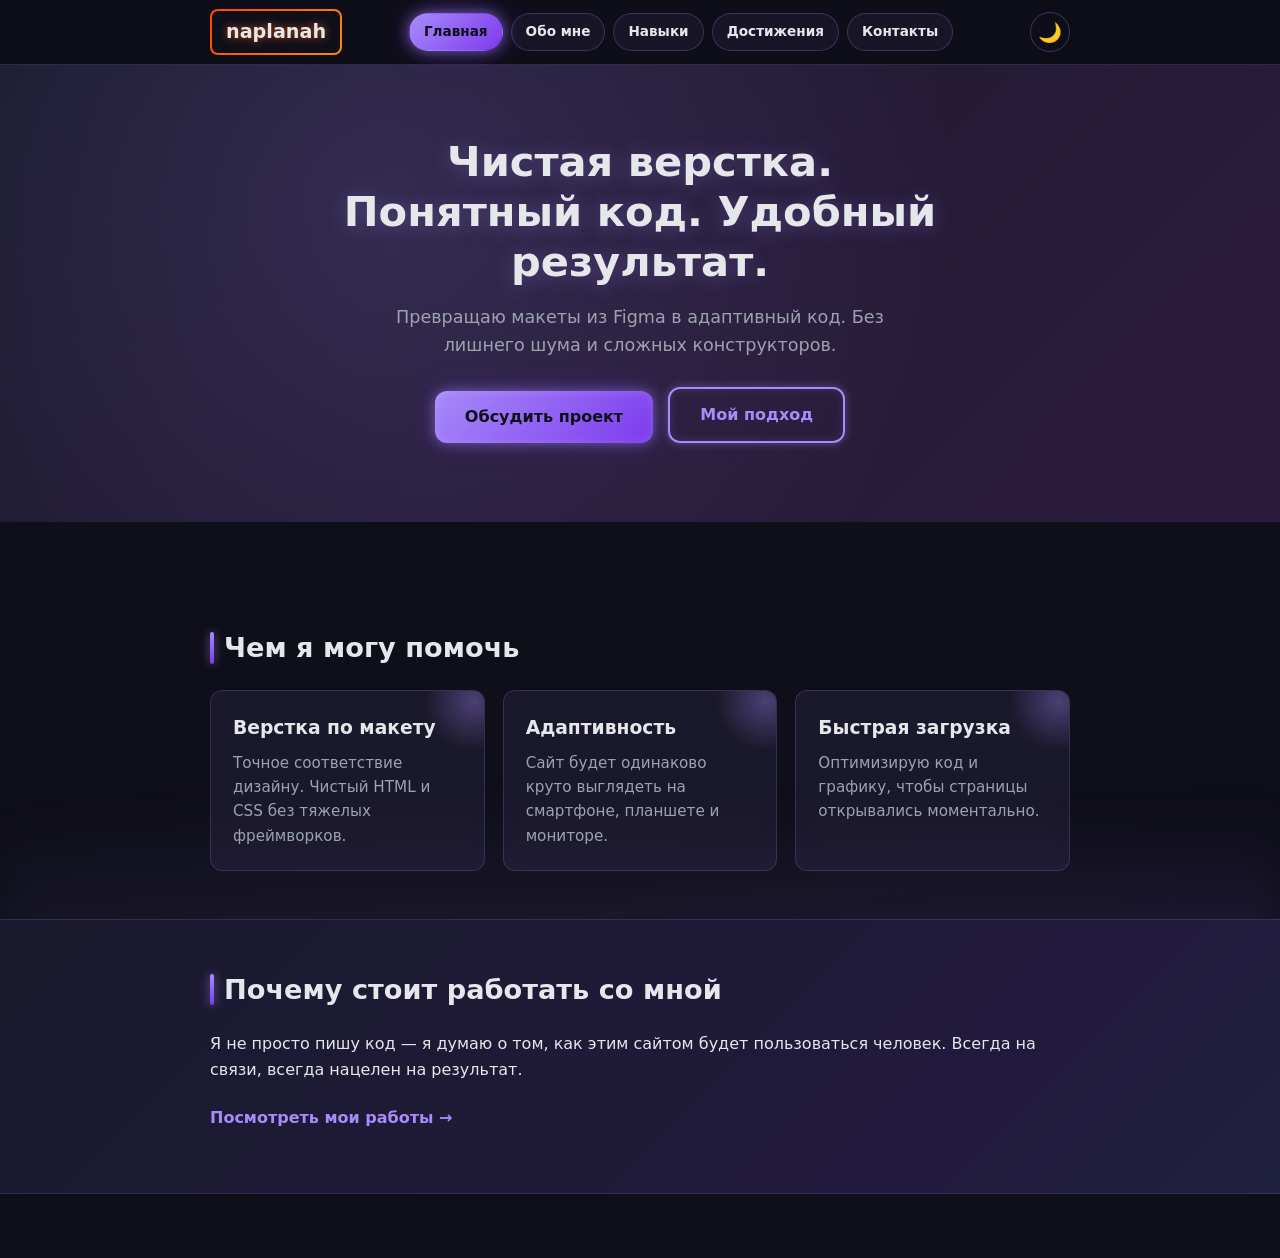
<file: index.html>
<!DOCTYPE html>
<html lang="ru">
<head>
  <meta charset="UTF-8">
  <meta name="viewport" content="width=device-width, initial-scale=1.0">
  <title>Иван | naplanah — Frontend-разработчик</title>
  <link rel="stylesheet" href="style.css">
</head>
<body>

  <header class="header">
    <div class="container header__inner">
      <a href="index.html" class="logo">naplanah</a>
      <nav class="nav">
        <a href="index.html" class="active">Главная</a>
        <a href="about.html">Обо мне</a>
        <a href="skills.html">Навыки</a>
        <a href="achievements.html">Достижения</a>
        <a href="contact.html">Контакты</a>
      </nav>
      <button class="theme-toggle" id="theme-toggle" title="Сменить тему">🌙</button>
    </div>
  </header>

  <section class="hero">
    <div class="container">
      <h1 class="hero__title">Чистая верстка.<br>Понятный код. Удобный результат.</h1>
      <p class="hero__subtitle">Превращаю макеты из Figma в адаптивный код. Без лишнего шума и сложных конструкторов.</p>
      <a href="contact.html" class="btn">Обсудить проект</a>
      <a href="about.html" class="btn btn--ghost">Мой подход</a>
    </div>
  </section>

  <main>
    <section class="section">
      <div class="container">
        <h2>Чем я могу помочь</h2>
        <div class="cards">
          <article class="card">
            <h3>Верстка по макету</h3>
            <p>Точное соответствие дизайну. Чистый HTML и CSS без тяжелых фреймворков.</p>
          </article>
          <article class="card">
            <h3>Адаптивность</h3>
            <p>Сайт будет одинаково круто выглядеть на смартфоне, планшете и мониторе.</p>
          </article>
          <article class="card">
            <h3>Быстрая загрузка</h3>
            <p>Оптимизирую код и графику, чтобы страницы открывались моментально.</p>
          </article>
        </div>
      </div>
    </section>

    <section class="section section--gray">
      <div class="container">
        <h2>Почему стоит работать со мной</h2>
        <p>Я не просто пишу код — я думаю о том, как этим сайтом будет пользоваться человек. Всегда на связи, всегда нацелен на результат.</p>
        <p><a href="achievements.html">Посмотреть мои работы →</a></p>
      </div>
    </section>
  </main>

  <script>
    const toggleBtn = document.getElementById('theme-toggle');
    const body = document.body;

    const currentTheme = localStorage.getItem('theme');
    if (currentTheme === 'light') {
      body.classList.add('light-theme');
      toggleBtn.textContent = '☀️';
    }

    toggleBtn.addEventListener('click', () => {
      body.classList.toggle('light-theme');
      if (body.classList.contains('light-theme')) {
        toggleBtn.textContent = '☀️';
        localStorage.setItem('theme', 'light');
      } else {
        toggleBtn.textContent = '🌙';
        localStorage.setItem('theme', 'dark');
      }
    });
  </script>
</body>
</html>
</file>
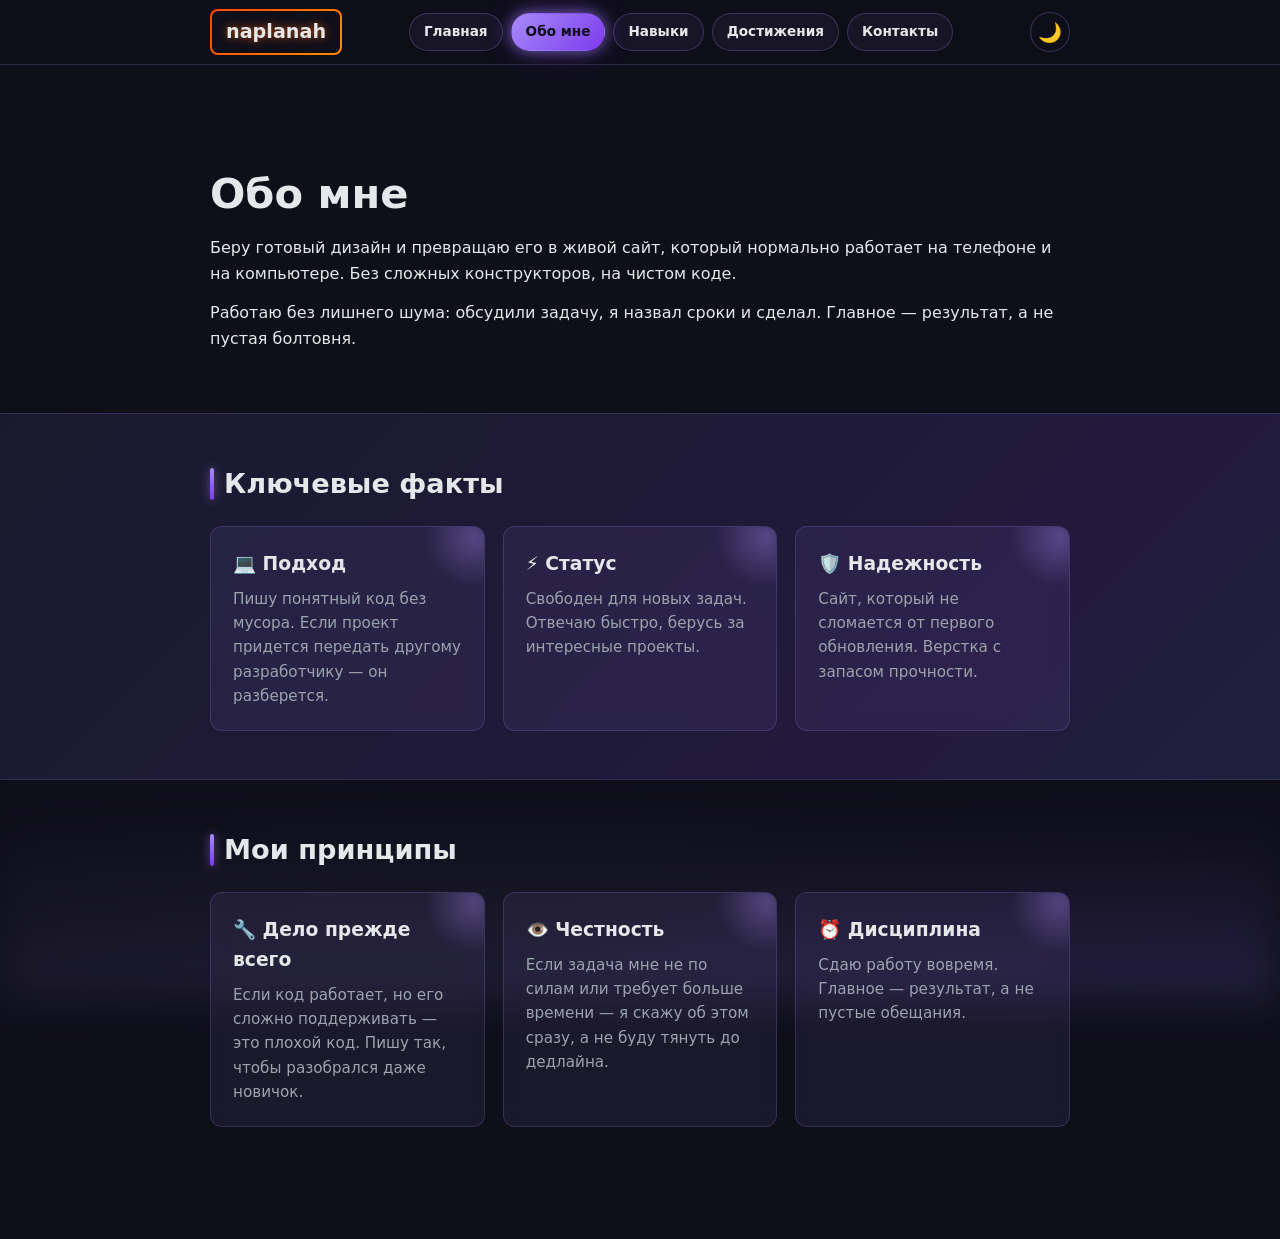
<file: about.html>
<!DOCTYPE html>
<html lang="ru">
<head>
  <meta charset="UTF-8">
  <meta name="viewport" content="width=device-width, initial-scale=1.0">
  <title>Обо мне — naplanah</title>
  <link rel="stylesheet" href="style.css">
</head>
<body>

  <header class="header">
    <div class="container header__inner">
      <a href="index.html" class="logo">naplanah</a>
      <nav class="nav">
        <a href="index.html">Главная</a>
        <a href="about.html" class="active">Обо мне</a>
        <a href="skills.html">Навыки</a>
        <a href="achievements.html">Достижения</a>
        <a href="contact.html">Контакты</a>
      </nav>
      <button class="theme-toggle" id="theme-toggle" title="Сменить тему">🌙</button>
    </div>
  </header>

  <main>
    <section class="section">
      <div class="container">
        <h1>Обо мне</h1>
        <p>Беру готовый дизайн и превращаю его в живой сайт, который нормально работает на телефоне и на компьютере. Без сложных конструкторов, на чистом коде.</p>
        <p>Работаю без лишнего шума: обсудили задачу, я назвал сроки и сделал. Главное — результат, а не пустая болтовня.</p>
      </div>
    </section>

    <section class="section section--gray">
      <div class="container">
        <h2>Ключевые факты</h2>
        <div class="cards">
          <article class="card">
            <h3>💻 Подход</h3>
            <p>Пишу понятный код без мусора. Если проект придется передать другому разработчику — он разберется.</p>
          </article>
          <article class="card">
            <h3>⚡ Статус</h3>
            <p>Свободен для новых задач. Отвечаю быстро, берусь за интересные проекты.</p>
          </article>
          <article class="card">
            <h3>🛡️ Надежность</h3>
            <p>Сайт, который не сломается от первого обновления. Верстка с запасом прочности.</p>
          </article>
        </div>
      </div>
    </section>

    <section class="section">
      <div class="container">
        <h2>Мои принципы</h2>
        <div class="cards">
          <article class="card">
            <h3>🔧 Дело прежде всего</h3>
            <p>Если код работает, но его сложно поддерживать — это плохой код. Пишу так, чтобы разобрался даже новичок.</p>
          </article>
          <article class="card">
            <h3>👁️ Честность</h3>
            <p>Если задача мне не по силам или требует больше времени — я скажу об этом сразу, а не буду тянуть до дедлайна.</p>
          </article>
          <article class="card">
            <h3>⏰ Дисциплина</h3>
            <p>Сдаю работу вовремя. Главное — результат, а не пустые обещания.</p>
          </article>
        </div>
      </div>
    </section>
  </main>

  <script>
    const toggleBtn = document.getElementById('theme-toggle');
    const body = document.body;
    const currentTheme = localStorage.getItem('theme');
    if (currentTheme === 'light') {
      body.classList.add('light-theme');
      toggleBtn.textContent = '☀️';
    }
    toggleBtn.addEventListener('click', () => {
      body.classList.toggle('light-theme');
      if (body.classList.contains('light-theme')) {
        toggleBtn.textContent = '☀️';
        localStorage.setItem('theme', 'light');
      } else {
        toggleBtn.textContent = '🌙';
        localStorage.setItem('theme', 'dark');
      }
    });
  </script>
</body>
</html>
</file>
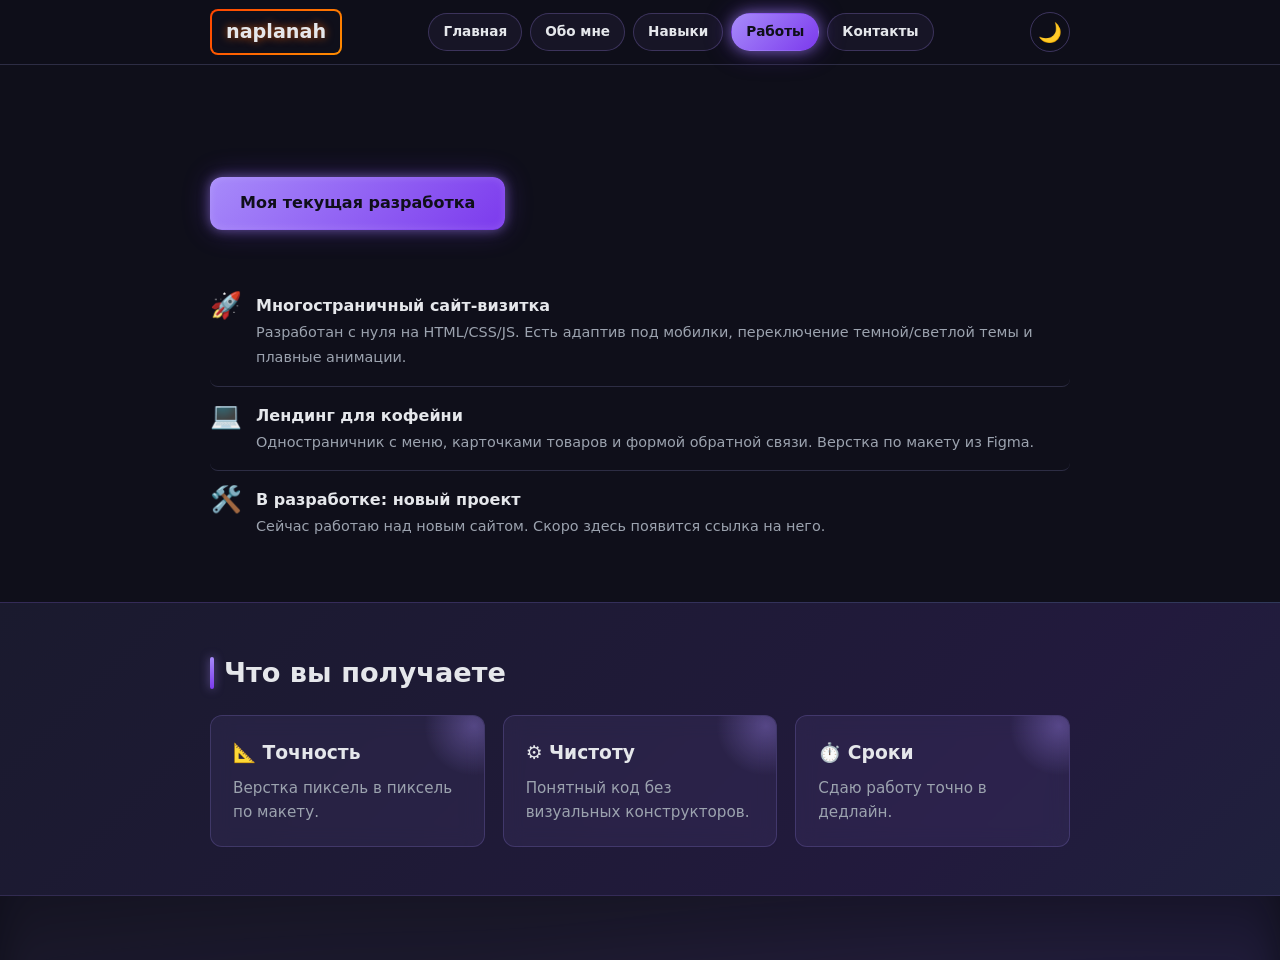
<file: achievements.html>
<!DOCTYPE html>
<html lang="ru">
<head>
  <meta charset="UTF-8">
  <meta name="viewport" content="width=device-width, initial-scale=1.0">
  <title>Мои работы — naplanah</title>
  <link rel="stylesheet" href="style.css">
</head>
<body>

  <header class="header">
    <div class="container header__inner">
      <a href="index.html" class="logo">naplanah</a>
      <nav class="nav">
        <a href="index.html">Главная</a>
        <a href="about.html">Обо мне</a>
        <a href="skills.html">Навыки</a>
        <a href="achievements.html" class="active">Работы</a>
        <a href="contact.html">Контакты</a>
      </nav>
      <button class="theme-toggle" id="theme-toggle" title="Сменить тему">🌙</button>
    </div>
  </header>

  <main>
    <section class="section">
      <div class="container">
        
        <!-- Кнопка-ссылка в самом верху -->
        <a href="#" class="btn" target="_blank" style="margin-bottom: 40px; display: inline-block;">Моя текущая разработка</a>

        <div class="trophy">
          <div class="trophy__icon">🚀</div>
          <div class="trophy__text">
            <strong>Многостраничный сайт-визитка</strong>
            <span>Разработан с нуля на HTML/CSS/JS. Есть адаптив под мобилки, переключение темной/светлой темы и плавные анимации.</span>
          </div>
        </div>

        <div class="trophy">
          <div class="trophy__icon">💻</div>
          <div class="trophy__text">
            <strong>Лендинг для кофейни</strong>
            <span>Одностраничник с меню, карточками товаров и формой обратной связи. Верстка по макету из Figma.</span>
          </div>
        </div>

        <div class="trophy" style="border-bottom: none;">
          <div class="trophy__icon">🛠️</div>
          <div class="trophy__text">
            <strong>В разработке: новый проект</strong>
            <span>Сейчас работаю над новым сайтом. Скоро здесь появится ссылка на него.</span>
          </div>
        </div>

      </div>
    </section>

    <section class="section section--gray">
      <div class="container">
        <h2>Что вы получаете</h2>
        <div class="cards">
          <article class="card">
            <h3>📐 Точность</h3>
            <p>Верстка пиксель в пиксель по макету.</p>
          </article>
          <article class="card">
            <h3>⚙️ Чистоту</h3>
            <p>Понятный код без визуальных конструкторов.</p>
          </article>
          <article class="card">
            <h3>⏱️ Сроки</h3>
            <p>Сдаю работу точно в дедлайн.</p>
          </article>
        </div>
      </div>
    </section>
  </main>

  <script>
    const toggleBtn = document.getElementById('theme-toggle');
    const body = document.body;
    const currentTheme = localStorage.getItem('theme');
    if (currentTheme === 'light') {
      body.classList.add('light-theme');
      toggleBtn.textContent = '☀️';
    }
    toggleBtn.addEventListener('click', () => {
      body.classList.toggle('light-theme');
      if (body.classList.contains('light-theme')) {
        toggleBtn.textContent = '☀️';
        localStorage.setItem('theme', 'light');
      } else {
        toggleBtn.textContent = '🌙';
        localStorage.setItem('theme', 'dark');
      }
    });
  </script>
</body>
</html>
</file>
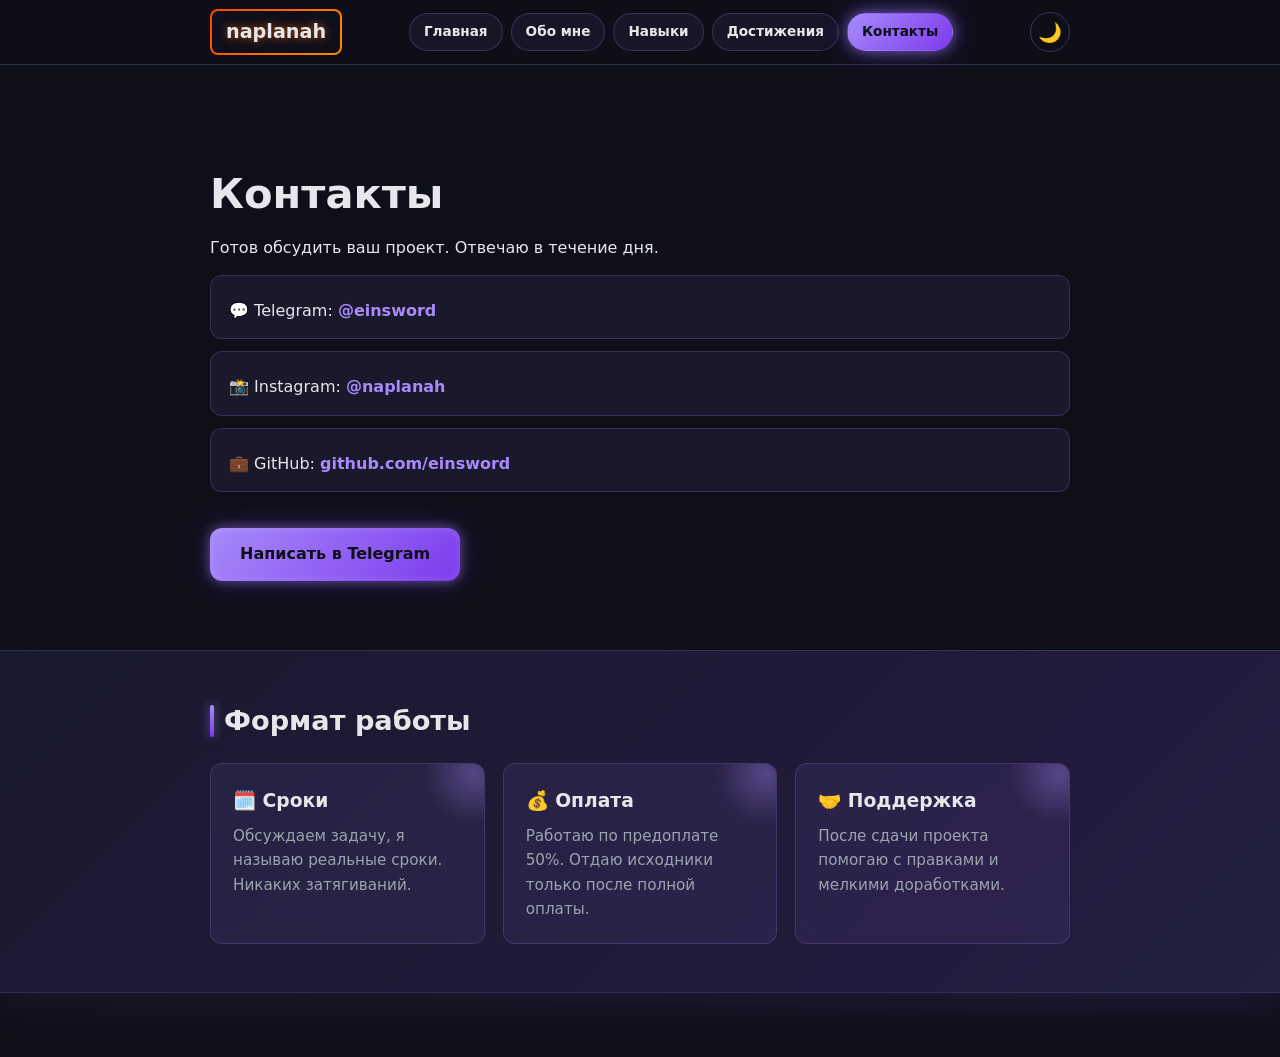
<file: contact.html>
<!DOCTYPE html>
<html lang="ru">
<head>
  <meta charset="UTF-8">
  <meta name="viewport" content="width=device-width, initial-scale=1.0">
  <title>Контакты — naplanah</title>
  <link rel="stylesheet" href="style.css">
</head>
<body>

  <header class="header">
    <div class="container header__inner">
      <a href="index.html" class="logo">naplanah</a>
      <nav class="nav">
        <a href="index.html">Главная</a>
        <a href="about.html">Обо мне</a>
        <a href="skills.html">Навыки</a>
        <a href="achievements.html">Достижения</a>
        <a href="contact.html" class="active">Контакты</a>
      </nav>
      <button class="theme-toggle" id="theme-toggle" title="Сменить тему">🌙</button>
    </div>
  </header>

  <main>
    <section class="section">
      <div class="container">
        <h1>Контакты</h1>
        <p>Готов обсудить ваш проект. Отвечаю в течение дня.</p>

        <ul class="contact-list">
          <li>💬 Telegram: <a href="https://t.me/einsword" target="_blank">@einsword</a></li>
          <li>📸 Instagram: <a href="https://instagram.com/naplanah" target="_blank">@naplanah</a></li>
          <li>💼 GitHub: <a href="https://github.com/einsword" target="_blank">github.com/einsword</a></li>
        </ul>

        <p style="margin-top: 28px;">
          <a href="https://t.me/einsword" class="btn" target="_blank">Написать в Telegram</a>
        </p>
      </div>
    </section>

    <section class="section section--gray">
      <div class="container">
        <h2>Формат работы</h2>
        <div class="cards">
          <article class="card">
            <h3>🗓️ Сроки</h3>
            <p>Обсуждаем задачу, я называю реальные сроки. Никаких затягиваний.</p>
          </article>
          <article class="card">
            <h3>💰 Оплата</h3>
            <p>Работаю по предоплате 50%. Отдаю исходники только после полной оплаты.</p>
          </article>
          <article class="card">
            <h3>🤝 Поддержка</h3>
            <p>После сдачи проекта помогаю с правками и мелкими доработками.</p>
          </article>
        </div>
      </div>
    </section>
  </main>

  <script>
    const toggleBtn = document.getElementById('theme-toggle');
    const body = document.body;
    const currentTheme = localStorage.getItem('theme');
    if (currentTheme === 'light') {
      body.classList.add('light-theme');
      toggleBtn.textContent = '☀️';
    }
    toggleBtn.addEventListener('click', () => {
      body.classList.toggle('light-theme');
      if (body.classList.contains('light-theme')) {
        toggleBtn.textContent = '☀️';
        localStorage.setItem('theme', 'light');
      } else {
        toggleBtn.textContent = '🌙';
        localStorage.setItem('theme', 'dark');
      }
    });
  </script>
</body>
</html>
</file>
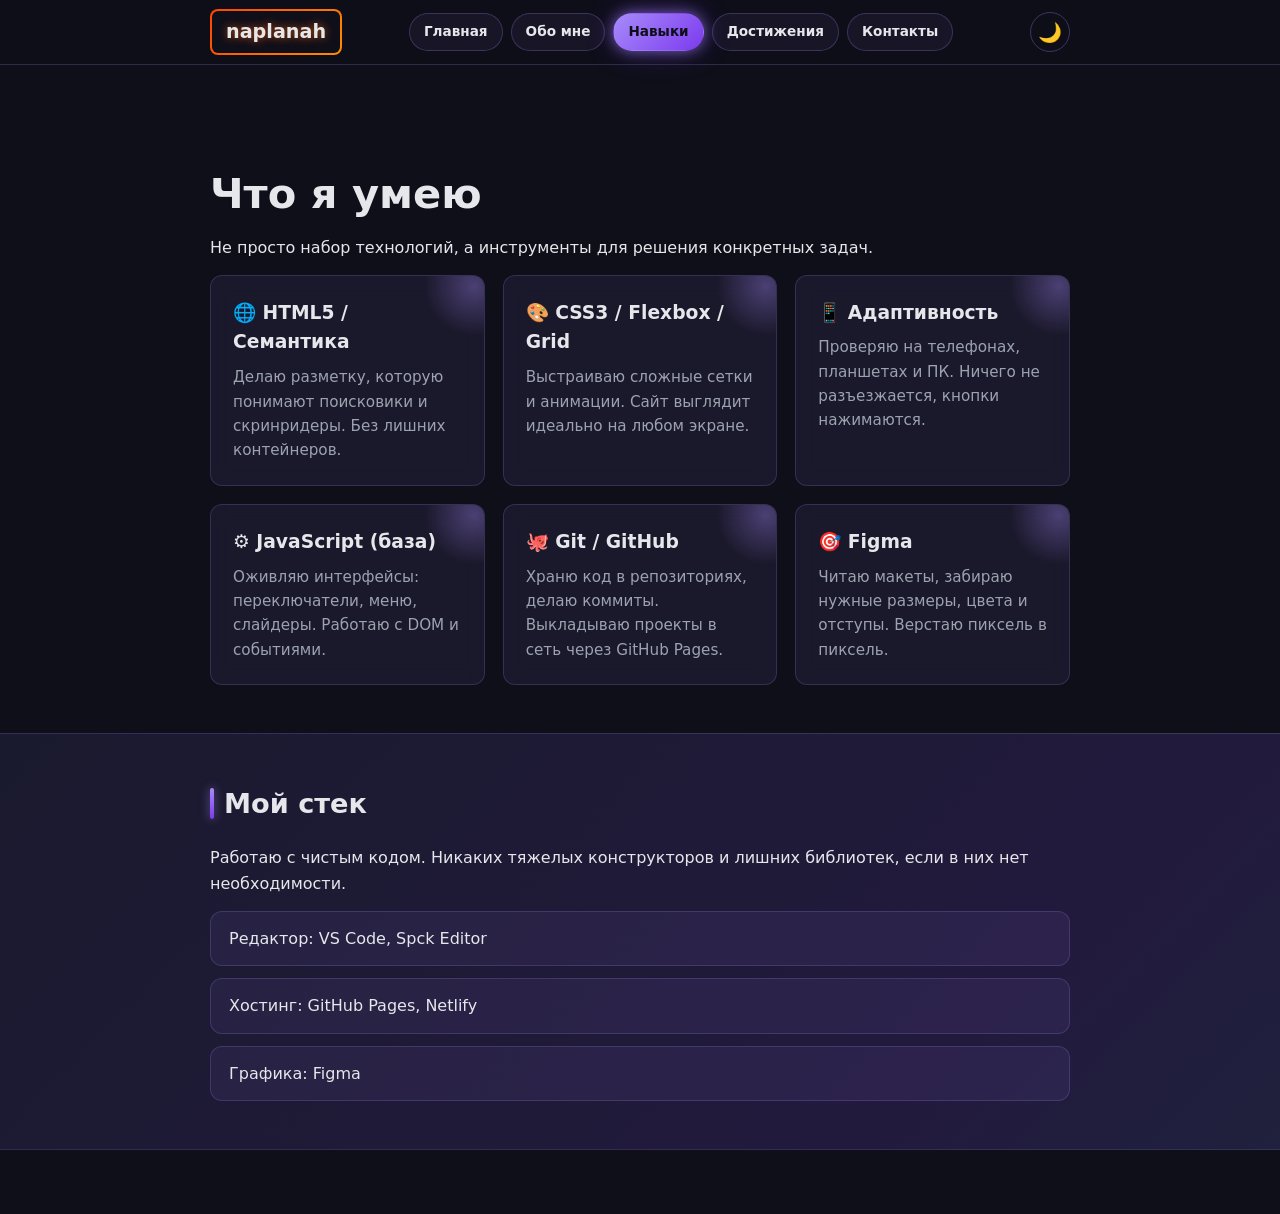
<file: skills.html>
<!DOCTYPE html>
<html lang="ru">
<head>
  <meta charset="UTF-8">
  <meta name="viewport" content="width=device-width, initial-scale=1.0">
  <title>Навыки — naplanah</title>
  <link rel="stylesheet" href="style.css">
</head>
<body>

  <header class="header">
    <div class="container header__inner">
      <a href="index.html" class="logo">naplanah</a>
      <nav class="nav">
        <a href="index.html">Главная</a>
        <a href="about.html">Обо мне</a>
        <a href="skills.html" class="active">Навыки</a>
        <a href="achievements.html">Достижения</a>
        <a href="contact.html">Контакты</a>
      </nav>
      <button class="theme-toggle" id="theme-toggle" title="Сменить тему">🌙</button>
    </div>
  </header>

  <main>
    <section class="section">
      <div class="container">
        <h1>Что я умею</h1>
        <p>Не просто набор технологий, а инструменты для решения конкретных задач.</p>

        <div class="cards">
          <article class="card">
            <h3>🌐 HTML5 / Семантика</h3>
            <p>Делаю разметку, которую понимают поисковики и скринридеры. Без лишних контейнеров.</p>
          </article>

          <article class="card">
            <h3>🎨 CSS3 / Flexbox / Grid</h3>
            <p>Выстраиваю сложные сетки и анимации. Сайт выглядит идеально на любом экране.</p>
          </article>

          <article class="card">
            <h3>📱 Адаптивность</h3>
            <p>Проверяю на телефонах, планшетах и ПК. Ничего не разъезжается, кнопки нажимаются.</p>
          </article>

          <article class="card">
            <h3>⚙️ JavaScript (база)</h3>
            <p>Оживляю интерфейсы: переключатели, меню, слайдеры. Работаю с DOM и событиями.</p>
          </article>

          <article class="card">
            <h3>🐙 Git / GitHub</h3>
            <p>Храню код в репозиториях, делаю коммиты. Выкладываю проекты в сеть через GitHub Pages.</p>
          </article>

          <article class="card">
            <h3>🎯 Figma</h3>
            <p>Читаю макеты, забираю нужные размеры, цвета и отступы. Верстаю пиксель в пиксель.</p>
          </article>
        </div>
      </div>
    </section>

    <section class="section section--gray">
      <div class="container">
        <h2>Мой стек</h2>
        <p>Работаю с чистым кодом. Никаких тяжелых конструкторов и лишних библиотек, если в них нет необходимости.</p>
        <ul class="contact-list">
          <li>Редактор: VS Code, Spck Editor</li>
          <li>Хостинг: GitHub Pages, Netlify</li>
          <li>Графика: Figma</li>
        </ul>
      </div>
    </section>
  </main>

  <script>
    const toggleBtn = document.getElementById('theme-toggle');
    const body = document.body;
    const currentTheme = localStorage.getItem('theme');
    if (currentTheme === 'light') {
      body.classList.add('light-theme');
      toggleBtn.textContent = '☀️';
    }
    toggleBtn.addEventListener('click', () => {
      body.classList.toggle('light-theme');
      if (body.classList.contains('light-theme')) {
        toggleBtn.textContent = '☀️';
        localStorage.setItem('theme', 'light');
      } else {
        toggleBtn.textContent = '🌙';
        localStorage.setItem('theme', 'dark');
      }
    });
  </script>
</body>
</html>
</file>
<file: style.css>
/* ============ СБРОС ============ */
*,
*::before,
*::after {
  box-sizing: border-box;
  margin: 0;
  padding: 0;
}

:root {
  --color-primary: #a78bfa;
  --color-bg: #0f0f1a;
  --color-bg-alt: #1a1a2e;
  --color-card: #1e1e30;
  --color-text: #e5e7eb;
  --color-muted: #9ca3af;
  --color-border: #2d2d44;
  --radius: 12px;
  --font: system-ui, -apple-system, 'Segoe UI', Roboto, sans-serif;
}

html {
  scroll-behavior: smooth;
}

body {
  font-family: var(--font);
  color: var(--color-text);
  line-height: 1.6;
  background: var(--color-bg);
  position: relative;
  overflow-x: hidden;
}

/* ============ ДЫМКА СНИЗУ ============ */
body::after {
  content: "";
  position: fixed;
  left: 0;
  right: 0;
  bottom: -100px;
  height: 300px;
  background:
    radial-gradient(ellipse at 20% 100%, rgba(167, 139, 250, 0.25), transparent 60%),
    radial-gradient(ellipse at 50% 100%, rgba(124, 58, 237, 0.2), transparent 60%),
    radial-gradient(ellipse at 80% 100%, rgba(59, 130, 246, 0.15), transparent 60%);
  background-size: 200% 200%;
  animation: fog 18s ease-in-out infinite;
  pointer-events: none;
  z-index: 0;
  filter: blur(20px);
}

@keyframes fog {
  0%   { background-position: 0% 50%; transform: translateX(-30px); }
  50%  { background-position: 100% 50%; transform: translateX(30px); }
  100% { background-position: 0% 50%; transform: translateX(-30px); }
}

a {
  color: var(--color-primary);
  text-decoration: none;
}

img {
  max-width: 100%;
  display: block;
}

.container {
  max-width: 900px;
  margin: 0 auto;
  padding: 0 20px;
}

/* ============ ШАПКА ============ */
.header {
  position: sticky;
  top: 0;
  background: rgba(15, 15, 26, 0.9);
  backdrop-filter: blur(8px);
  border-bottom: 1px solid var(--color-border);
  z-index: 100;
}

.header__inner {
  display: flex;
  justify-content: space-between;
  align-items: center;
  height: 64px;
  flex-wrap: wrap;
  gap: 10px;
}

/* ============ ОГНЕННЫЙ ЛОГОТИП ============ */
.logo {
  font-weight: 700;
  font-size: 1.2rem;
  color: var(--color-text);
  padding: 6px 14px;
  border: 2px solid transparent;
  border-radius: 8px;
  background:
    linear-gradient(var(--color-bg), var(--color-bg)) padding-box,
    linear-gradient(135deg, #ff4500, #ff8c00, #ffd700, #ff4500) border-box;
  background-size: 100% 100%, 300% 300%;
  animation: fire 3s linear infinite;
  text-shadow: 0 0 8px rgba(255, 100, 0, 0.7);
}

.logo:hover {
  text-decoration: none;
}

@keyframes fire {
  0%   { background-position: 0% 50%, 0% 50%; }
  100% { background-position: 0% 50%, 300% 50%; }
}

/* ============ НАВИГАЦИЯ КАК КНОПКИ ============ */
.nav {
  display: flex;
  gap: 8px;
  flex-wrap: wrap;
}

.nav a {
  color: var(--color-text);
  font-size: 0.85rem;
  font-weight: 600;
  padding: 7px 14px;
  border-radius: 999px;
  border: 1px solid rgba(167, 139, 250, 0.25);
  background: rgba(167, 139, 250, 0.06);
  transition: all 0.25s;
  white-space: nowrap;
}

.nav a:hover {
  color: var(--color-primary);
  border-color: rgba(167, 139, 250, 0.7);
  background: rgba(167, 139, 250, 0.15);
  box-shadow: 0 0 14px rgba(167, 139, 250, 0.35);
  text-decoration: none;
}

.nav a.active {
  color: #0f0f1a;
  font-weight: 700;
  background: linear-gradient(135deg, #a78bfa, #7c3aed);
  border-color: transparent;
  box-shadow:
    0 0 14px rgba(167, 139, 250, 0.6),
    0 0 28px rgba(124, 58, 237, 0.35);
}

/* ============ СЕКЦИИ ============ */
main {
  padding: 56px 0 64px;
  position: relative;
  z-index: 1;
}

.section {
  padding: 48px 0;
  position: relative;
}

.section--gray {
  background: linear-gradient(135deg, #1a1a2e, #221a3d, #1a2e3d, #221a3d, #1a1a2e);
  background-size: 300% 300%;
  animation: sectionShift 15s ease infinite;
  border-top: 1px solid rgba(167, 139, 250, 0.15);
  border-bottom: 1px solid rgba(167, 139, 250, 0.15);
}

@keyframes sectionShift {
  0%   { background-position: 0% 50%; }
  50%  { background-position: 100% 50%; }
  100% { background-position: 0% 50%; }
}

h1 {
  font-size: clamp(1.7rem, 5vw, 2.6rem);
  line-height: 1.2;
  color: var(--color-text);
  margin-bottom: 16px;
}

h2 {
  font-size: clamp(1.3rem, 3vw, 1.7rem);
  color: var(--color-text);
  margin-bottom: 20px;
  position: relative;
  padding-left: 14px;
}

h2::before {
  content: "";
  position: absolute;
  left: 0;
  top: 6px;
  bottom: 6px;
  width: 4px;
  border-radius: 999px;
  background: linear-gradient(180deg, #a78bfa, #7c3aed);
  box-shadow: 0 0 10px rgba(167, 139, 250, 0.6);
}

p {
  margin-bottom: 14px;
}

/* ============ HERO ============ */
.hero {
  padding: 72px 0;
  text-align: center;
  background: linear-gradient(135deg, #1a1a2e, #2d1b3d, #1a2e3d, #2d1b3d, #1a1a2e);
  background-size: 400% 400%;
  animation: gradientShift 12s ease infinite;
  position: relative;
  overflow: hidden;
}

@keyframes gradientShift {
  0%   { background-position: 0% 50%; }
  50%  { background-position: 100% 50%; }
  100% { background-position: 0% 50%; }
}

.hero::before {
  content: "";
  position: absolute;
  inset: 0;
  background: radial-gradient(circle at 30% 30%, rgba(167, 139, 250, 0.15), transparent 60%);
  pointer-events: none;
}

.hero .container {
  position: relative;
  z-index: 1;
}

.hero__title {
  margin-bottom: 16px;
  text-shadow: 0 2px 20px rgba(167, 139, 250, 0.3);
}

.hero__subtitle {
  font-size: 1.1rem;
  color: var(--color-muted);
  max-width: 560px;
  margin: 0 auto 28px;
}

/* ============ КНОПКИ ============ */
.btn {
  display: inline-block;
  padding: 13px 30px;
  background: linear-gradient(135deg, #a78bfa, #7c3aed, #a78bfa);
  background-size: 200% 200%;
  animation: btnShift 4s ease infinite;
  color: #0f0f1a;
  border-radius: var(--radius);
  font-weight: 700;
  border: none;
  font-size: 1rem;
  cursor: pointer;
  position: relative;
  overflow: hidden;
  transition: transform 0.25s;
  box-shadow:
    0 0 12px rgba(167, 139, 250, 0.5),
    0 0 28px rgba(124, 58, 237, 0.3),
    inset 0 0 8px rgba(255, 255, 255, 0.15);
}

@keyframes btnShift {
  0%   { background-position: 0% 50%; }
  50%  { background-position: 100% 50%; }
  100% { background-position: 0% 50%; }
}

.btn::after {
  content: "";
  position: absolute;
  top: 0;
  left: -100%;
  width: 60%;
  height: 100%;
  background: linear-gradient(120deg, transparent, rgba(255,255,255,0.55), transparent);
  animation: shine 3s ease-in-out infinite;
}

@keyframes shine {
  0%   { left: -100%; }
  60%  { left: 150%; }
  100% { left: 150%; }
}

.btn:hover {
  text-decoration: none;
  transform: translateY(-3px) scale(1.04);
  box-shadow:
    0 0 20px rgba(167, 139, 250, 0.8),
    0 0 40px rgba(124, 58, 237, 0.5),
    inset 0 0 10px rgba(255, 255, 255, 0.25);
}

.btn--ghost {
  background: transparent;
  animation: none;
  color: var(--color-primary);
  border: 2px solid var(--color-primary);
  box-shadow:
    0 0 10px rgba(167, 139, 250, 0.4),
    inset 0 0 10px rgba(167, 139, 250, 0.15);
}

.btn--ghost::after {
  display: none;
}

.btn--ghost:hover {
  background: rgba(167, 139, 250, 0.12);
  box-shadow:
    0 0 20px rgba(167, 139, 250, 0.7),
    inset 0 0 14px rgba(167, 139, 250, 0.3);
}

.btn + .btn {
  margin-left: 10px;
}

/* ============ КАРТОЧКИ ============ */
.cards {
  display: grid;
  grid-template-columns: repeat(auto-fit, minmax(220px, 1fr));
  gap: 18px;
}

.card {
  padding: 22px;
  background: rgba(167, 139, 250, 0.08);
  backdrop-filter: blur(10px);
  border-radius: var(--radius);
  border: 1px solid rgba(167, 139, 250, 0.2);
  background-size: 200% 200%;
  animation: cardShift 8s ease infinite;
  transition: transform 0.25s, box-shadow 0.25s, border-color 0.25s;
  position: relative;
  overflow: hidden;
}

.card::before {
  content: "";
  position: absolute;
  top: -40px;
  right: -40px;
  width: 100px;
  height: 100px;
  background: radial-gradient(circle, rgba(167, 139, 250, 0.35), transparent 70%);
  pointer-events: none;
}

@keyframes cardShift {
  0%   { background-position: 0% 50%; }
  50%  { background-position: 100% 50%; }
  100% { background-position: 0% 50%; }
}

.card:hover {
  transform: translateY(-6px);
  box-shadow:
    0 12px 30px rgba(167, 139, 250, 0.25),
    0 0 20px rgba(167, 139, 250, 0.2);
  border-color: rgba(167, 139, 250, 0.6);
}

.card h3 {
  margin-bottom: 8px;
  color: var(--color-text);
  position: relative;
  z-index: 1;
}

.card p {
  margin: 0;
  font-size: 0.95rem;
  color: var(--color-muted);
  position: relative;
  z-index: 1;
}

/* ============ ССЫЛКА В СЕКЦИИ ============ */
.section a {
  display: inline-block;
  margin-top: 8px;
  font-weight: 600;
  border-bottom: 1px solid transparent;
  transition: border-color 0.2s, color 0.2s;
}

.section a:hover {
  text-decoration: none;
  border-bottom-color: var(--color-primary);
  color: #c4b5fd;
}

/* ============ НАВЫКИ ============ */
.skill {
  margin-bottom: 24px;
}

.skill__head {
  display: flex;
  justify-content: space-between;
  margin-bottom: 8px;
  font-weight: 600;
  font-size: 0.95rem;
}

.skill__bar {
  height: 14px;
  background: rgba(255, 255, 255, 0.05);
  border-radius: 999px;
  overflow: hidden;
  position: relative;
  border: 1px solid rgba(167, 139, 250, 0.2);
  box-shadow: inset 0 2px 4px rgba(0,0,0,0.5);
}

.skill__fill {
  height: 100%;
  background: linear-gradient(90deg, #7c3aed, #a78bfa, #c4b5fd);
  background-size: 200% 100%;
  border-radius: 999px;
  box-shadow: 0 0 12px rgba(167, 139, 250, 0.6);
  position: relative;
  animation: progressShift 3s linear infinite;
}

.skill__fill::after {
  content: "";
  position: absolute;
  top: 0; left: 0; bottom: 0; right: 0;
  background: linear-gradient(90deg, transparent, rgba(255,255,255,0.4), transparent);
  animation: shineBar 2.5s ease-in-out infinite;
}

@keyframes progressShift {
  0% { background-position: 0% 50%; }
  100% { background-position: 200% 50%; }
}

@keyframes shineBar {
  0% { transform: translateX(-100%); }
  60% { transform: translateX(100%); }
  100% { transform: translateX(100%); }
}

/* ============ СПИСОК ДОСТИЖЕНИЙ ============ */
.trophy {
  display: flex;
  gap: 14px;
  padding: 16px 0;
  border-bottom: 1px solid var(--color-border);
  transition: padding-left 0.2s, background 0.2s;
  border-radius: 8px;
}

.trophy:hover {
  padding-left: 10px;
  background: rgba(167, 139, 250, 0.06);
}

.trophy:last-child {
  border-bottom: none;
}

.trophy__icon {
  font-size: 1.6rem;
  line-height: 1;
}

.trophy__text strong {
  display: block;
  color: var(--color-text);
}

.trophy__text span {
  font-size: 0.9rem;
  color: var(--color-muted);
}

/* ============ КОНТАКТЫ ============ */
.contact-list {
  list-style: none;
  display: grid;
  gap: 12px;
}

.contact-list li {
  padding: 14px 18px;
  background: rgba(167, 139, 250, 0.08);
  border-radius: var(--radius);
  border: 1px solid rgba(167, 139, 250, 0.2);
  transition: transform 0.2s, border-color 0.2s, box-shadow 0.2s;
}

.contact-list li:hover {
  transform: translateX(6px);
  border-color: rgba(167, 139, 250, 0.6);
  box-shadow: 0 4px 16px rgba(167, 139, 250, 0.2);
}

/* ============ КНОПКА ПЕРЕКЛЮЧЕНИЯ ТЕМЫ ============ */
.theme-toggle {
  background: transparent;
  border: 1px solid rgba(167, 139, 250, 0.3);
  border-radius: 50%;
  width: 40px;
  height: 40px;
  font-size: 1.2rem;
  cursor: pointer;
  display: flex;
  align-items: center;
  justify-content: center;
  transition: all 0.3s ease;
  margin-left: 10px;
}

.theme-toggle:hover {
  background: rgba(167, 139, 250, 0.1);
  transform: scale(1.1);
}

/* ============ АДАПТИВ ============ */
@media (max-width: 700px) {
  .header__inner {
    height: auto;
    padding: 12px 0;
    flex-direction: column;
  }

  .nav {
    justify-content: center;
    gap: 6px;
  }

  .nav a {
    font-size: 0.78rem;
    padding: 6px 11px;
  }

  .hero {
    padding: 48px 0;
  }

  main {
    padding: 32px 0 48px;
  }

  .btn + .btn {
    margin-left: 0;
    margin-top: 10px;
  }
}

/* ============ СВЕТЛАЯ ТЕМА ============ */
body.light-theme {
  --color-bg: #f4f1ea;
  --color-bg-alt: #ebe5da;
  --color-card: #ffffff;
  --color-text: #33302e;
  --color-muted: #6b6661;
  --color-border: #dcd5c9;
  --color-primary: #d95d39;
}

body.light-theme::after {
  display: none;
}

body.light-theme .header {
  background: rgba(244, 241, 234, 0.95);
  border-bottom: 1px solid var(--color-border);
  box-shadow: 0 4px 20px rgba(0, 0, 0, 0.03);
}

body.light-theme .logo {
  background: 
    linear-gradient(var(--color-bg), var(--color-bg)) padding-box,
    linear-gradient(135deg, #ff7e5f, #feb47b) border-box;
  text-shadow: 0 0 5px rgba(255, 126, 95, 0.4);
}

body.light-theme .nav a {
  color: var(--color-text);
  border-color: var(--color-border);
  background: #ffffff;
}

body.light-theme .nav a:hover {
  color: var(--color-primary);
  border-color: var(--color-primary);
  background: #fff5f2;
  box-shadow: 0 4px 12px rgba(217, 93, 57, 0.15);
}

body.light-theme .nav a.active {
  color: #fff;
  background: var(--color-primary);
  border-color: var(--color-primary);
  box-shadow: 0 4px 12px rgba(217, 93, 57, 0.3);
}

body.light-theme .section--gray {
  background: var(--color-bg-alt);
  border-top: 1px solid var(--color-border);
  border-bottom: 1px solid var(--color-border);
  animation: none;
}

body.light-theme .card {
  background: var(--color-card);
  border: 1px solid var(--color-border);
  box-shadow: 0 4px 15px rgba(0, 0, 0, 0.04);
  animation: none;
}

body.light-theme .card::before {
  display: none;
}

body.light-theme .card:hover {
  border-color: var(--color-primary);
  box-shadow: 0 10px 25px rgba(217, 93, 57, 0.1);
}

body.light-theme .btn {
  background: var(--color-primary);
  color: #ffffff;
  box-shadow: 0 4px 15px rgba(217, 93, 57, 0.3);
  animation: none;
}

body.light-theme .btn::after {
  display: none;
}

body.light-theme .btn:hover {
  background: #c45232;
  box-shadow: 0 8px 25px rgba(217, 93, 57, 0.4);
  transform: translateY(-2px) scale(1.02);
}

body.light-theme .btn--ghost {
  background: transparent;
  color: var(--color-primary);
  border: 2px solid var(--color-primary);
  box-shadow: none;
}

body.light-theme .btn--ghost:hover {
  background: rgba(217, 93, 57, 0.1);
}

body.light-theme .hero {
  background: linear-gradient(135deg, #f4f1ea, #e8dacd);
  animation: none;
}

body.light-theme .hero::before {
  background: radial-gradient(circle at 30% 30%, rgba(217, 93, 57, 0.08), transparent 60%);
}

body.light-theme .hero__title {
  text-shadow: none;
}

body.light-theme .hero__subtitle {
  color: var(--color-muted);
}

body.light-theme .skill__bar {
  background: #e6dfd6;
  border-color: transparent;
  box-shadow: none;
}

body.light-theme .skill__fill {
  background: linear-gradient(90deg, var(--color-primary), #f2a68c);
  box-shadow: none;
  animation: none;
}

body.light-theme .skill__fill::after {
  display: none;
}

body.light-theme .trophy {
  border-bottom-color: var(--color-border);
}

body.light-theme .trophy:hover {
  background: rgba(217, 93, 57, 0.05);
}

body.light-theme .contact-list li {
  background: #ffffff;
  border-color: var(--color-border);
}

body.light-theme .contact-list li:hover {
  border-color: var(--color-primary);
  box-shadow: 0 4px 15px rgba(217, 93, 57, 0.1);
}

body.light-theme .theme-toggle {
  border-color: var(--color-border);
  background: #ffffff;
  color: #33302e;
}

body.light-theme .theme-toggle:hover {
  border-color: var(--color-primary);
  background: #fff5f2;
}

body.light-theme .section a {
  color: var(--color-primary);
}
</file>
